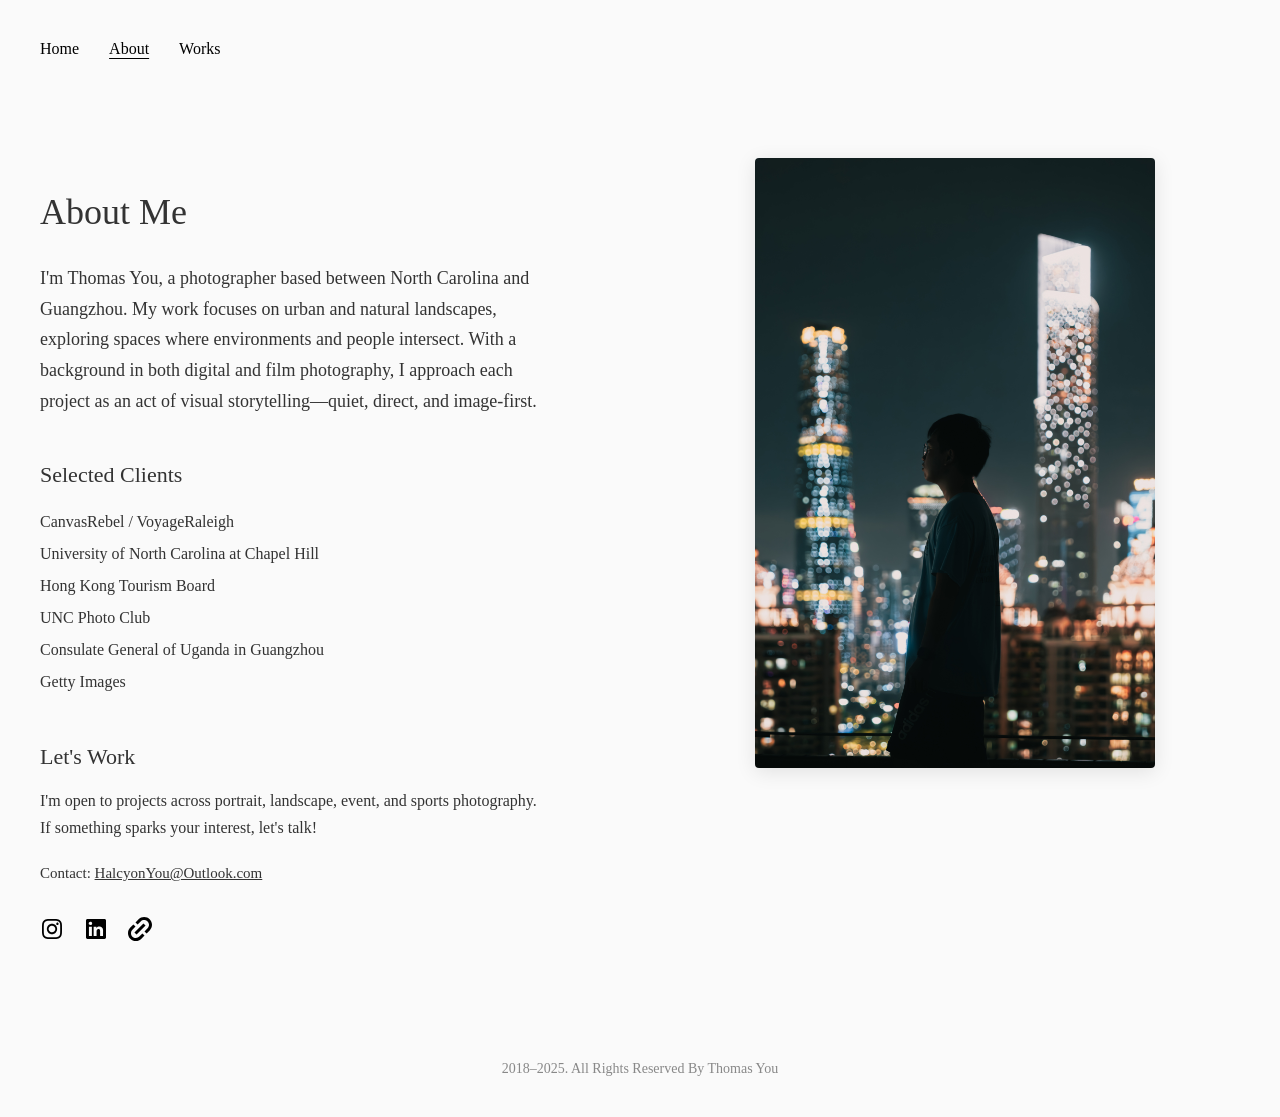
<file: index_about.html>
<!DOCTYPE html>
<html lang="en">
<head>
  <meta charset="UTF-8" />
  <meta name="viewport" content="width=device-width, initial-scale=1.0"/>
  <title>About | Thomas You</title>
  <link rel="stylesheet" href="fonts/Newsreader/fonts.css">
  <style>
    body {
      font-family: 'Newsreader', serif;
      margin: 0;
      padding: 0;
      background-color: #fafafa;
      font-weight: 400;
    }

    .container {
      max-width: 1200px;
      margin: 0 auto;
      padding: 20px;
    }

    .navbar {
      display: flex;
      justify-content: space-between;
      align-items: center;
      padding: 20px 0;
    }

    .nav-links {
      display: flex;
      gap: 30px;
    }

    .nav-links a {
      text-decoration: none;
      color: #000;
      font-size: 16px;
      font-weight: 400;
      position: relative;
      transition: color 0.6s ease;
    }

    .nav-links a.active {
      text-decoration: underline;
      text-underline-offset: 4px;
      font-weight: 400;
    }

    .nav-links a:hover {
      color: #666666;
    }

    .icon-group {
      display: flex;
      gap: 16px;
      align-items: center;
    }

    .icon-wrapper {
      width: 28px;
      height: 28px;
      display: flex;
      align-items: center;
      justify-content: center;
    }

    .icon-style {
      width: 18px;
      height: 20px;
      border: 2px solid #000;
      border-radius: 6px;
      position: relative;
      transition: border-color 0.6s ease;
    }

    .icon-style::before {
      content: "";
      position: absolute;
      width: 8px;
      height: 8px;
      border: 2px solid #000;
      border-radius: 50%;
      top: 50%;
      left: 50%;
      transform: translate(-50%, -50%);
      transition: border-color 0.6s ease;
    }

    .icon-style::after {
      content: "";
      position: absolute;
      width: 2px;
      height: 2px;
      background: #000;
      border-radius: 50%;
      top: 2px;
      right: 2px;
      transition: background-color 0.6s ease;
    }

    .email-icon .icon-style::before {
      width: 12px;
      height: 8px;
      border: none;
      border-bottom: 2px solid #000;
      border-top: 2px solid #000;
      transform: none;
      top: 5px;
      left: 4px;
    }

    .email-icon .icon-style::after {
      width: 12px;
      height: 2px;
      background: #000;
      top: 12px;
      left: 4px;
      border-radius: 0;
    }

    .icon-wrapper a {
      display: flex;
      align-items: center;
      justify-content: center;
      color: inherit;
      text-decoration: none;
    }

    .icon-wrapper a:hover .icon-style {
      border-color: #666666;
    }

    .icon-wrapper a:hover .icon-style::before {
      border-color: #666666;
    }

    .icon-wrapper a:hover .icon-style::after {
      background-color: #666666;
    }

    .about-content {
      margin-top: 80px;
      max-width: 1200px;
      font-size: 18px;
      line-height: 1.7;
      color: #333;
    }

    .about-grid {
      display: grid;
      grid-template-columns: 1fr 1fr;
      gap: 60px;
      align-items: start;
    }

    .about-text {
      max-width: 500px;
    }

    .about-photo {
      display: flex;
      justify-content: center;
      align-items: flex-start;
    }

    .bio-image {
      width: 100%;
      max-width: 400px;
      height: auto;
      border-radius: 4px;
      box-shadow: 0 4px 20px rgba(0, 0, 0, 0.1);
    }

    h1 {
      font-size: 36px;
      margin-bottom: 20px;
      font-weight: 400;
    }

    h3 {
      font-size: 22px;
      margin-bottom: 8px;
      margin-top: 40px;
      font-weight: 400;
    }

    .client-list {
      margin-top: 12px;
      line-height: 2;
      font-size: 16px;
    }

    .work-description {
      margin-top: 12px;
      line-height: 1.7;
      font-size: 16px;
    }

    .work-description {
      margin-top: 12px;
      line-height: 1.7;
      font-size: 16px;
    }

    .contact-info {
      margin-top: 20px;
      font-size: 15px;
    }

    .contact-info a {
      color: #333;
      text-decoration: underline;
      transition: color 0.6s ease;
    }

    .contact-info a:hover {
      color: #666666;
    }

    .social-icons {
      display: flex;
      gap: 20px;
      margin-top: 30px;
      justify-content: flex-start;
    }

    .icon-link {
      display: flex;
      align-items: center;
      justify-content: center;
      transition: opacity 0.6s ease;
    }

    .icon-link:hover {
      opacity: 0.7;
    }

    .icon-link svg {
      width: 24px;
      height: 24px;
    }

    .client-link {
      color: inherit;
      text-decoration: none;
      transition: opacity 0.6s ease;
    }

    .client-link:hover {
      opacity: 0.7;
    }

    footer {
      text-align: center;
      font-size: 14px;
      color: #888;
      margin-top: 100px;
      padding: 20px 0;
    }
  </style>
</head>
<body>
  <div class="container">
    <nav class="navbar">
      <div class="nav-links">
        <a href="index_home.html">Home</a>
        <a href="#" class="active">About</a>
        <a href="#">Works</a>
      </div>

    </nav>

    <div class="about-content">
      <div class="about-grid">
        <div class="about-text">
          <h1>About Me</h1>
          <p>
            I'm Thomas You, a photographer based between 
            North Carolina and Guangzhou. 
            My work focuses on urban and natural landscapes, 
            exploring spaces where environments and people intersect. 
            With a background in both digital and film photography, 
            I approach each project as an act of visual storytelling—quiet, direct, and image-first.
          </p>

          <h3>Selected Clients</h3>
          <p class="client-list">
            <a href="https://canvasrebel.com/meet-thomas-you/" target="_blank" class="client-link">CanvasRebel / VoyageRaleigh</a><br>
            University of North Carolina at Chapel Hill<br>
            Hong Kong Tourism Board<br>
            <a href="https://www.uncphotoclub.com/" target="_blank" class="client-link">UNC Photo Club</a><br>
            Consulate General of Uganda in Guangzhou<br>
            Getty Images
          </p>

          <h3>Let's Work</h3>
          <p class="work-description">
            I'm open to projects across portrait, landscape, event, and sports photography. If something sparks your interest, let's talk!
          </p>
          <p class="contact-info">
            Contact: <a href="mailto:HalcyonYou@Outlook.com">HalcyonYou@Outlook.com</a>
          </p>
          
          <div class="social-icons">
            <a href="https://www.instagram.com/halcyonyau/" target="_blank" class="icon-link">
              <svg width="24" height="24" viewBox="0 0 24 24" fill="none">
                <path fill-rule="evenodd" clip-rule="evenodd" d="M12 2C9.284 2 8.944 2.01133 7.87733 2.06C6.81267 2.10867 6.08533 2.278 5.44933 2.52533C4.78267 2.776 4.178 3.16933 3.678 3.67867C3.16948 4.17809 2.77591 4.78233 2.52467 5.44933C2.27867 6.08533 2.10867 6.81333 2.06 7.878C2.012 8.944 2 9.28333 2 12C2 14.7167 2.01133 15.056 2.06 16.1227C2.10867 17.1873 2.278 17.9147 2.52533 18.5507C2.776 19.2173 3.16933 19.822 3.67867 20.322C4.1781 20.8305 4.78234 21.2241 5.44933 21.4753C6.08533 21.722 6.81267 21.8913 7.87733 21.94C8.944 21.9887 9.284 22 12 22C14.716 22 15.056 21.9887 16.1227 21.94C17.1873 21.8913 17.9147 21.722 18.5507 21.4747C19.2173 21.224 19.822 20.8307 20.322 20.3213C20.8305 19.8219 21.2241 19.2177 21.4753 18.5507C21.722 17.9147 21.8913 17.1873 21.94 16.1227C21.9887 15.056 22 14.716 22 12C22 9.284 21.9887 8.944 21.94 7.87733C21.8913 6.81267 21.722 6.08533 21.4747 5.44933C21.2236 4.78204 20.83 4.17755 20.3213 3.678C19.8219 3.16948 19.2177 2.77591 18.5507 2.52467C17.9147 2.27867 17.1867 2.10867 16.122 2.06C15.056 2.012 14.7167 2 12 2ZM12 3.802C14.67 3.802 14.9867 3.812 16.0413 3.86C17.016 3.90467 17.5453 4.06667 17.898 4.20467C18.3647 4.38533 18.698 4.60267 19.048 4.952C19.398 5.302 19.6147 5.63533 19.7953 6.102C19.9327 6.45467 20.0953 6.984 20.14 7.95867C20.188 9.01333 20.198 9.33 20.198 12C20.198 14.67 20.188 14.9867 20.14 16.0413C20.0953 17.016 19.9333 17.5453 19.7953 17.898C19.6353 18.3324 19.3799 18.7253 19.048 19.048C18.7254 19.38 18.3324 19.6354 17.898 19.7953C17.5453 19.9327 17.016 20.0953 16.0413 20.14C14.9867 20.188 14.6707 20.198 12 20.198C9.32933 20.198 9.01333 20.188 7.95867 20.14C6.984 20.0953 6.45467 19.9333 6.102 19.7953C5.66764 19.6353 5.27467 19.3799 4.952 19.048C4.62012 18.7253 4.36475 18.3323 4.20467 17.898C4.06733 17.5453 3.90467 17.016 3.86 16.0413C3.812 14.9867 3.802 14.67 3.802 12C3.802 9.33 3.812 9.01333 3.86 7.95867C3.90467 6.984 4.06667 6.45467 4.20467 6.102C4.38533 5.63533 4.60267 5.302 4.952 4.952C5.27463 4.62003 5.66761 4.36465 6.102 4.20467C6.45467 4.06733 6.984 3.90467 7.95867 3.86C9.01333 3.812 9.33 3.802 12 3.802Z" fill="#000000"/>
                <path fill-rule="evenodd" clip-rule="evenodd" d="M12 15.3367C11.5618 15.3367 11.128 15.2504 10.7231 15.0827C10.3183 14.915 9.95047 14.6692 9.64064 14.3594C9.3308 14.0495 9.08502 13.6817 8.91734 13.2769C8.74965 12.8721 8.66335 12.4382 8.66335 12C8.66335 11.5618 8.74965 11.1279 8.91734 10.7231C9.08502 10.3183 9.3308 9.95046 9.64064 9.64062C9.95047 9.33078 10.3183 9.08501 10.7231 8.91732C11.128 8.74964 11.5618 8.66333 12 8.66333C12.885 8.66333 13.7336 9.01487 14.3594 9.64062C14.9851 10.2664 15.3367 11.1151 15.3367 12C15.3367 12.8849 14.9851 13.7336 14.3594 14.3594C13.7336 14.9851 12.885 15.3367 12 15.3367ZM12 6.86C10.6368 6.86 9.32942 7.40153 8.36549 8.36547C7.40155 9.32941 6.86002 10.6368 6.86002 12C6.86002 13.3632 7.40155 14.6706 8.36549 15.6345C9.32942 16.5985 10.6368 17.14 12 17.14C13.3632 17.14 14.6706 16.5985 15.6345 15.6345C16.5985 14.6706 17.14 13.3632 17.14 12C17.14 10.6368 16.5985 9.32941 15.6345 8.36547C14.6706 7.40153 13.3632 6.86 12 6.86ZM18.6353 6.76667C18.6353 7.0889 18.5073 7.39794 18.2795 7.6258C18.0516 7.85366 17.7426 7.98167 17.4204 7.98167C17.0981 7.98167 16.7891 7.85366 16.5612 7.6258C16.3334 7.39794 16.2053 7.0889 16.2053 6.76667C16.2053 6.44443 16.3334 6.13539 16.5612 5.90753C16.7891 5.67968 17.0981 5.55167 17.4204 5.55167C17.7426 5.55167 18.0516 5.67968 18.2795 5.90753C18.5073 6.13539 18.6353 6.44443 18.6353 6.76667Z" fill="#000000"/>
              </svg>
            </a>
            <a href="https://www.linkedin.com/in/halcyon-zhuoran-you/" target="_blank" class="icon-link">
              <svg width="24" height="24" viewBox="0 0 24 24" fill="none">
                <path d="M22 3.47059V20.5294C22 20.9194 21.8451 21.2935 21.5693 21.5693C21.2935 21.8451 20.9194 22 20.5294 22H3.47059C3.08056 22 2.70651 21.8451 2.43073 21.5693C2.15494 21.2935 2 20.9194 2 20.5294V3.47059C2 3.08056 2.15494 2.70651 2.43073 2.43073C2.70651 2.15494 3.08056 2 3.47059 2H20.5294C20.9194 2 21.2935 2.15494 21.5693 2.43073C21.8451 2.70651 22 3.08056 22 3.47059ZM7.88235 9.64706H4.94118V19.0588H7.88235V9.64706ZM8.14706 6.41177C8.14861 6.18929 8.10632 5.96869 8.02261 5.76255C7.93891 5.55642 7.81542 5.36879 7.65919 5.21039C7.50297 5.05198 7.31708 4.92589 7.11213 4.83933C6.90718 4.75277 6.68718 4.70742 6.46471 4.70588H6.41177C5.95934 4.70588 5.52544 4.88561 5.20552 5.20552C4.88561 5.52544 4.70588 5.95934 4.70588 6.41177C4.70588 6.86419 4.88561 7.29809 5.20552 7.61801C5.52544 7.93792 5.95934 8.11765 6.41177 8.11765C6.63426 8.12312 6.85565 8.0847 7.06328 8.00458C7.27092 7.92447 7.46074 7.80422 7.62189 7.65072C7.78304 7.49722 7.91237 7.31346 8.00248 7.10996C8.09259 6.90646 8.14172 6.6872 8.14706 6.46471V6.41177ZM19.0588 13.3412C19.0588 10.5118 17.2588 9.41177 15.4706 9.41177C14.8851 9.38245 14.3021 9.50715 13.7799 9.77345C13.2576 10.0397 12.8143 10.4383 12.4941 10.9294H12.4118V9.64706H9.64706V19.0588H12.5882V14.0529C12.5457 13.5403 12.7072 13.0315 13.0376 12.6372C13.3681 12.2429 13.8407 11.9949 14.3529 11.9471H14.4647C15.4 11.9471 16.0941 12.5353 16.0941 14.0176V19.0588H19.0353L19.0588 13.3412Z" fill="#000000"/>
              </svg>
            </a>
            <a href="https://www.xiaohongshu.com/user/profile/5d1f642e0000000016013996" target="_blank" class="icon-link">
              <svg width="24" height="24" viewBox="0 0 16 16" fill="none">
                <path d="M7.05025 1.53553C8.03344 0.552348 9.36692 0 10.7574 0C13.6528 0 16 2.34721 16 5.24264C16 6.63308 15.4477 7.96656 14.4645 8.94975L12.4142 11L11 9.58579L13.0503 7.53553C13.6584 6.92742 14 6.10264 14 5.24264C14 3.45178 12.5482 2 10.7574 2C9.89736 2 9.07258 2.34163 8.46447 2.94975L6.41421 5L5 3.58579L7.05025 1.53553Z" fill="#000000"/>
                <path d="M7.53553 13.0503L9.58579 11L11 12.4142L8.94975 14.4645C7.96656 15.4477 6.63308 16 5.24264 16C2.34721 16 0 13.6528 0 10.7574C0 9.36693 0.552347 8.03344 1.53553 7.05025L3.58579 5L5 6.41421L2.94975 8.46447C2.34163 9.07258 2 9.89736 2 10.7574C2 12.5482 3.45178 14 5.24264 14C6.10264 14 6.92742 13.6584 7.53553 13.0503Z" fill="#000000"/>
                <path d="M5.70711 11.7071L11.7071 5.70711L10.2929 4.29289L4.29289 10.2929L5.70711 11.7071Z" fill="#000000"/>
              </svg>
            </a>
          </div>
        </div>
        
        <div class="about-photo">
          <img src="image_about/bioPhoto.jpg" alt="Thomas You - Portrait" class="bio-image">
        </div>
      </div>
    </div>

    <footer>
      2018–2025. All Rights Reserved By Thomas You
    </footer>
  </div>
</body>
</html>
</file>
<file: fonts/Newsreader/fonts.css>
@font-face {
  font-family: 'Newsreader';
  src: url('./Newsreader-Regular.woff2') format('woff2');
  font-weight: 400;
  font-style: normal;
  font-display: swap;
}

@font-face {
  font-family: 'Newsreader';
  src: url('./Newsreader-Medium.woff2') format('woff2');
  font-weight: 500;
  font-style: normal;
  font-display: swap;
}

@font-face {
  font-family: 'Newsreader';
  src: url('./Newsreader-Bold.woff2') format('woff2');
  font-weight: 700;
  font-style: normal;
  font-display: swap;
}
</file>
